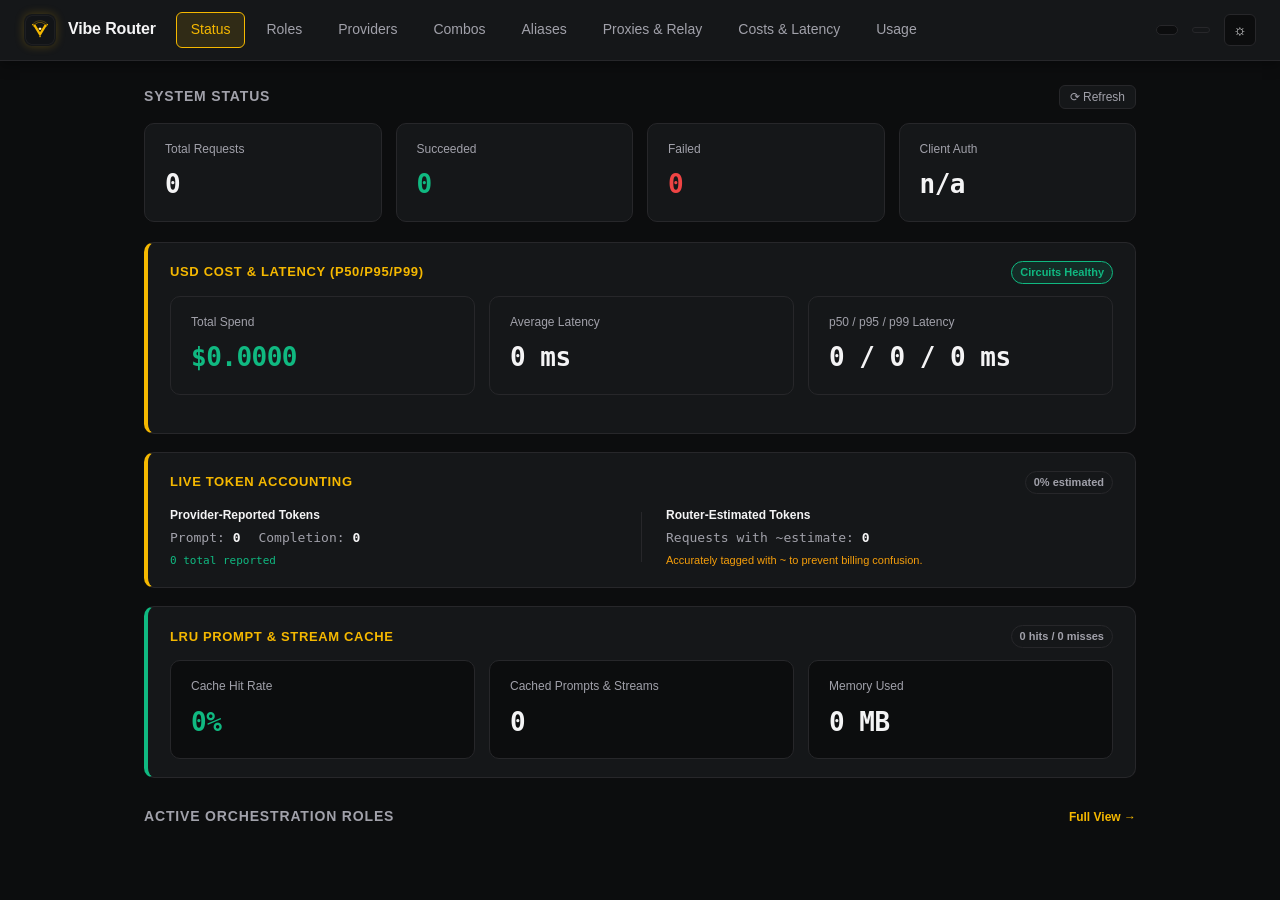
<file: crates/vibe-router-ui/assets/index.html>
<!DOCTYPE html>
<html lang="en" data-theme="dark">
<head>
  <meta charset="utf-8">
  <meta name="viewport" content="width=device-width, initial-scale=1">
  <title>Vibe Router</title>
  <link rel="icon" type="image/png" href="logo.png">
  <link rel="stylesheet" href="app.css">
</head>
<body>
<header>
  <div class="brand">
    <img src="logo.png" alt="Vibe Router Logo" class="logo">
    <h1>Vibe Router</h1>
  </div>
  <nav>
    <button class="tab active" data-page="status">Status</button>
    <button class="tab" data-page="assignment">Roles</button>
    <button class="tab" data-page="providers">Providers</button>
    <button class="tab" data-page="combos">Combos</button>
    <button class="tab" data-page="aliases">Aliases</button>
    <button class="tab" data-page="proxies">Proxies & Relay</button>
    <button class="tab" data-page="costs">Costs & Latency</button>
    <button class="tab" data-page="usage">Usage</button>
  </nav>
  <div class="header-right">
    <span id="endpoint" class="mono header-endpoint"></span>
    <span id="api-key-bar" class="api-key-bar" hidden>
      <input id="api-key-input" type="password" placeholder="Admin API key" autocomplete="off" aria-label="Admin API key">
      <button id="api-key-save" class="btn-primary font-xs">Unlock</button>
    </span>
    <span id="api-key-status" class="badge" hidden></span>
    <button id="theme-toggle" class="btn-theme" title="Toggle Light / Dark mode" aria-label="Toggle theme">
      <span class="theme-icon">☼</span>
    </button>
  </div>
</header>

<main>
  <!-- STATUS PAGE -->
  <section id="page-status" class="page">
    <div class="section-head">
      <h2>System Status</h2>
      <button class="btn-refresh" id="btn-refresh-status" title="Refresh metrics">⟳ Refresh</button>
    </div>
    <div class="cards">
      <div class="card">
        <span class="label">Total Requests</span>
        <span id="stat-requests" class="value">0</span>
      </div>
      <div class="card">
        <span class="label">Succeeded</span>
        <span id="stat-ok" class="value ok">0</span>
      </div>
      <div class="card">
        <span class="label">Failed</span>
        <span id="stat-fail" class="value err">0</span>
      </div>
      <div class="card">
        <span class="label">Client Auth</span>
        <span id="stat-auth" class="value">n/a</span>
      </div>
    </div>

    <!-- USD Cost & Latency Card (p50/p95/p99) + Circuit Breakers -->
    <div class="token-counter-card cost-card">
      <div class="token-counter-header">
        <span class="label-accent">USD Cost & Latency (p50/p95/p99)</span>
        <span class="badge ok" id="circuit-summary-badge">Circuits Healthy</span>
      </div>
      <div class="cards">
        <div class="card">
          <span class="label">Total Spend</span>
          <span id="stat-total-spend" class="value ok">$0.0000</span>
        </div>
        <div class="card">
          <span class="label">Average Latency</span>
          <span id="stat-avg-latency" class="value">0 ms</span>
        </div>
        <div class="card">
          <span class="label">p50 / p95 / p99 Latency</span>
          <span id="stat-percentiles" class="value font-sm">0 / 0 / 0 ms</span>
        </div>
      </div>
    </div>

    <!-- Live Token Counter Card separating reported vs estimated -->
    <div class="token-counter-card">
      <div class="token-counter-header">
        <span class="label-accent">Live Token Accounting</span>
        <span class="badge" id="token-ratio-badge">0% estimated</span>
      </div>
      <div class="token-grid">
        <div class="token-col">
          <span class="token-label">Provider-Reported Tokens</span>
          <div class="token-stat">
            <span class="token-sub">Prompt: <b id="stat-tokens-prompt">0</b></span>
            <span class="token-sub">Completion: <b id="stat-tokens-completion">0</b></span>
          </div>
          <span class="token-total" id="stat-tokens-reported-total">0 total reported</span>
        </div>
        <div class="token-divider"></div>
        <div class="token-col estimated-col">
          <span class="token-label">Router-Estimated Tokens</span>
          <div class="token-stat">
            <span class="token-sub">Requests with ~estimate: <b id="stat-estimated-rows">0</b></span>
          </div>
          <span class="token-hint" id="stat-estimated-hint">Accurately tagged with ~ to prevent billing confusion.</span>
        </div>
      </div>
    </div>

    <!-- LRU Prompt Cache metrics -->
    <div class="token-counter-card cache-card">
      <div class="token-counter-header">
        <span class="label-accent">LRU Prompt & Stream Cache</span>
        <span class="badge" id="cache-badge">0 hits / 0 misses</span>
      </div>
      <div class="cards">
        <div class="card">
          <span class="label">Cache Hit Rate</span>
          <span id="stat-cache-rate" class="value ok">0%</span>
        </div>
        <div class="card">
          <span class="label">Cached Prompts & Streams</span>
          <span id="stat-cache-count" class="value">0</span>
        </div>
        <div class="card">
          <span class="label">Memory Used</span>
          <span id="stat-cache-mem" class="value">0 MB</span>
        </div>
      </div>
    </div>

    <!-- Live Roles Assignment Banner Preview -->
    <div class="section-head" style="margin-top: 28px;">
      <h2>Active Orchestration Roles</h2>
      <a href="#assignment" class="tab-link" data-page="assignment">Full View →</a>
    </div>
    <div id="roles-preview-grid" class="roles-grid mini-roles"></div>
  </section>

  <!-- ROLES / ASSIGNMENT PAGE -->
  <section id="page-assignment" class="page" hidden>
    <div class="section-head">
      <h2>Vibe Assembly Role Assignments</h2>
      <div class="head-actions">
        <span id="assignment-refreshed" class="mono muted font-xs"></span>
        <span id="assignment-offline-badge" class="badge">Online Active</span>
      </div>
    </div>
    <p class="section-desc">
      Live allocation served on <code>GET /v1/assignment</code>. Matches orchestration tickets to ready models with health-aware failover.
    </p>

    <div class="roles-grid" id="roles-full-grid"></div>
  </section>

  <!-- PROVIDERS PAGE -->
  <section id="page-providers" class="page" hidden>
    <div class="section-head">
      <h2>Configured Providers</h2>
      <span class="badge" id="providers-count">0 providers</span>
    </div>
    <table>
      <thead>
        <tr>
          <th>Provider ID</th>
          <th>Base URL</th>
          <th>Models</th>
          <th>Origin</th>
          <th class="health">Health & Circuit</th>
        </tr>
      </thead>
      <tbody id="provider-rows"></tbody>
    </table>
    <p id="provider-note" class="muted" hidden>
      No providers configured. Define providers in <code>vibe-router.toml</code> or add them via <code>POST /api/providers</code>.
    </p>
  </section>

  <!-- COMBOS PAGE -->
  <section id="page-combos" class="page" hidden>
    <div class="section-head">
      <h2>Fallback Combos</h2>
      <span class="badge" id="combos-count">0 combos</span>
    </div>
    <div id="combo-list"></div>

    <!-- Quick Combo Editor & Tester -->
    <div class="editor-grid">
      <details id="combo-editor" class="editor-box" open>
        <summary><b>+ Create / Update Combo</b></summary>
        <div class="form-body">
          <label>Combo Name
            <input id="combo-name" placeholder="e.g. fast-coder or VIBE_ROUTER_Sonnet">
          </label>
          <label>Description (optional)
            <input id="combo-desc" placeholder="Primary model then cheap fallback">
          </label>
          <label>Fallback Chain (comma-separated <code>provider/model</code>)
            <input id="combo-models" type="text" list="model-list" placeholder="groq/llama-3.3-70b-versatile, ollama/llama3.2">
          </label>
          <datalist id="model-list"></datalist>
          <button id="combo-save" class="btn-primary">Save Combo</button>
          <span id="combo-message" class="msg-inline"></span>
        </div>
      </details>

      <!-- Interactive Playground Tester -->
      <div class="tester-box">
        <h3>Interactive Model / Combo Tester</h3>
        <label>Target Model, Combo, or Alias
          <input id="test-model" placeholder="gpt-4o, fast-cheap, or groq/llama-3.3-70b-versatile">
        </label>
        <label>Prompt
          <input id="test-prompt" value="Say 'Vibe Router active' in 5 words.">
        </label>
        <div class="tester-actions">
          <button id="btn-run-test" class="btn-primary">Test Request</button>
          <span id="test-status" class="mono muted font-xs"></span>
        </div>
        <div id="test-output-box" class="test-output mono" hidden></div>
      </div>
    </div>
  </section>

  <!-- VIRTUAL ALIASES PAGE -->
  <section id="page-aliases" class="page" hidden>
    <div class="section-head">
      <h2>Virtual Model Aliases</h2>
      <span class="badge" id="aliases-count">0 aliases</span>
    </div>
    <p class="section-desc">
      Transparently map any client model name (e.g. <code>gpt-4o</code>, <code>claude-3-7-sonnet</code>) to underlying combos, fallback chains, or specific models before dispatch.
    </p>
    <table>
      <thead>
        <tr>
          <th>Virtual Alias</th>
          <th>Target Destination</th>
          <th class="right">Action</th>
        </tr>
      </thead>
      <tbody id="alias-rows"></tbody>
    </table>
    <p id="alias-note" class="muted" hidden>No virtual aliases configured yet.</p>

    <div class="editor-box" style="margin-top: 24px;">
      <h3>+ Register / Update Virtual Alias</h3>
      <div class="form-body">
        <label>Alias Name
          <input id="alias-name" placeholder="e.g. gpt-4o or claude-3-7-sonnet">
        </label>
        <label>Target Destination (Combo or Provider/Model)
          <input id="alias-target" placeholder="e.g. fast-chain or groq/llama-3.3-70b-versatile">
        </label>
        <button id="alias-save" class="btn-primary">Save Alias</button>
        <span id="alias-message" class="msg-inline"></span>
      </div>
    </div>
  </section>

  <!-- PROXIES & CF WORKER RELAY PAGE -->
  <section id="page-proxies" class="page" hidden>
    <div class="section-head">
      <h2>Smart Proxies & Cloudflare Worker Relay</h2>
      <span class="badge" id="proxies-count">0 proxies</span>
    </div>
    <p class="section-desc">
      Solves upstream mass-banning via deterministic sticky IP affinity: <code>proxy_index = fnv1a(api_key) % matching_pool.len()</code>. Each key consistently routes through the same proxy instance.
    </p>

    <!-- Cloudflare Worker Relay Script Quick Deployment -->
    <div class="token-counter-card" style="margin-bottom: 24px;">
      <div class="token-counter-header">
        <span class="label-accent">Cloudflare Worker Reverse-Proxy Relay</span>
        <button id="btn-copy-worker-script" class="btn-primary font-xs">📋 Copy Cloudflare Worker Script</button>
      </div>
      <p class="font-xs muted" style="margin-top: 8px;">
        Zero-dependency, edge-deployed relay that forwards streaming SSE and custom upstream targets cleanly without leaking server IPs.
      </p>
    </div>

    <table>
      <thead>
        <tr>
          <th>Proxy ID</th>
          <th>Tier Tag</th>
          <th>URL</th>
          <th>Status</th>
          <th class="right">Action</th>
        </tr>
      </thead>
      <tbody id="proxy-rows"></tbody>
    </table>
    <p id="proxy-note" class="muted" hidden>No tagged proxies registered yet.</p>

    <div class="editor-box" style="margin-top: 24px;">
      <h3>+ Register Tagged Proxy</h3>
      <div class="form-body">
        <label>Proxy URL
          <input id="proxy-url" placeholder="https://your-worker.subdomain.workers.dev">
        </label>
        <label>Tier Tag
          <select id="proxy-tag">
            <option value="cf-worker">cf-worker (Cloudflare Worker Edge)</option>
            <option value="datacenter">datacenter (Dedicated DC Proxy)</option>
            <option value="residential">residential (High-trust Residential IP)</option>
            <option value="direct">direct (Direct Egress)</option>
          </select>
        </label>
        <label>Custom ID (optional)
          <input id="proxy-id" placeholder="e.g. cf-edge-01">
        </label>
        <button id="proxy-save" class="btn-primary">Add Proxy</button>
        <span id="proxy-message" class="msg-inline"></span>
      </div>
    </div>
  </section>

  <!-- COSTS & LATENCY PAGE -->
  <section id="page-costs" class="page" hidden>
    <div class="section-head">
      <h2>USD Cost & Latency Metrics</h2>
      <button class="btn-refresh" id="btn-refresh-costs" title="Refresh metrics">⟳ Refresh</button>
    </div>
    <div class="cards" style="margin-bottom: 24px;">
      <div class="card">
        <span class="label">Total Spend (USD)</span>
        <span id="costs-total-spend" class="value ok">$0.0000</span>
      </div>
      <div class="card">
        <span class="label">Average Latency</span>
        <span id="costs-avg-lat" class="value">0 ms</span>
      </div>
      <div class="card">
        <span class="label">p50 Latency</span>
        <span id="costs-p50" class="value">0 ms</span>
      </div>
      <div class="card">
        <span class="label">p95 / p99 Latency</span>
        <span id="costs-p95-p99" class="value font-sm">0 / 0 ms</span>
      </div>
    </div>

    <h3>Spend by Provider</h3>
    <table style="margin-bottom: 28px;">
      <thead>
        <tr>
          <th>Provider</th>
          <th>Requests</th>
          <th>Prompt Tokens</th>
          <th>Completion Tokens</th>
          <th class="right">Cost (USD)</th>
        </tr>
      </thead>
      <tbody id="costs-provider-rows"></tbody>
    </table>

    <h3>Spend by Model</h3>
    <table>
      <thead>
        <tr>
          <th>Model</th>
          <th>Requests</th>
          <th>Prompt Tokens</th>
          <th>Completion Tokens</th>
          <th class="right">Cost (USD)</th>
        </tr>
      </thead>
      <tbody id="costs-model-rows"></tbody>
    </table>
  </section>

  <!-- USAGE PAGE -->
  <section id="page-usage" class="page" hidden>
    <div class="section-head">
      <h2>Recent Request Log</h2>
      <span class="badge font-xs">Newest 50 requests</span>
    </div>
    <table>
      <thead>
        <tr>
          <th>Time</th>
          <th>Requested Model</th>
          <th>Served By</th>
          <th>Status</th>
          <th class="right">Tokens (Prompt / Comp)</th>
          <th class="right">Latency</th>
        </tr>
      </thead>
      <tbody id="usage-rows"></tbody>
    </table>
    <p id="usage-note" class="muted" hidden>No requests recorded yet.</p>
  </section>
</main>

<script src="app.js"></script>
</body>
</html>
</file>
<file: crates/vibe-router-ui/assets/app.css>
/* Vibe Router dashboard — dark matte & yellow industrial identity.
   Pure CSS, zero dependencies. */

:root {
  --bg: #0C0D0E;
  --panel: #151719;
  --panel-hover: #1C1E22;
  --border: #27272A;
  --border-focus: #F5B800;
  --text: #F4F4F5;
  --text-muted: #A1A1AA;
  --accent: #F5B800;
  --accent-hover: #FFC72C;
  --accent-subtle: rgba(245, 184, 0, 0.12);
  --accent-text: #0C0D0E;
  --ok: #10B981;
  --ok-subtle: rgba(16, 185, 129, 0.12);
  --warn: #F59E0B;
  --warn-subtle: rgba(245, 158, 11, 0.12);
  --err: #EF4444;
  --err-subtle: rgba(239, 68, 68, 0.12);
  --mono: ui-monospace, "Cascadia Code", "SFMono-Regular", Consolas, monospace;
  --shadow: 0 4px 12px rgba(0, 0, 0, 0.35);
}

[data-theme="light"] {
  --bg: #FAFAFA;
  --panel: #FFFFFF;
  --panel-hover: #F4F4F5;
  --border: #E4E4E7;
  --border-focus: #D97706;
  --text: #09090B;
  --text-muted: #71717A;
  --accent: #D97706;
  --accent-hover: #B45309;
  --accent-subtle: rgba(217, 119, 6, 0.10);
  --accent-text: #FFFFFF;
  --ok: #059669;
  --ok-subtle: rgba(5, 150, 105, 0.10);
  --warn: #D97706;
  --warn-subtle: rgba(217, 119, 6, 0.10);
  --err: #DC2626;
  --err-subtle: rgba(220, 38, 38, 0.10);
  --shadow: 0 2px 8px rgba(0, 0, 0, 0.08);
}

* { box-sizing: border-box; }

body {
  margin: 0;
  font: 14px/1.55 -apple-system, BlinkMacSystemFont, "Segoe UI", Roboto, sans-serif;
  background: var(--bg);
  color: var(--text);
  min-height: 100vh;
}

header {
  display: flex;
  align-items: center;
  gap: 20px;
  padding: 12px 24px;
  background: var(--panel);
  border-bottom: 1px solid var(--border);
  position: sticky;
  top: 0;
  z-index: 50;
  box-shadow: var(--shadow);
}

.brand {
  display: flex;
  align-items: center;
  gap: 12px;
}

.logo {
  width: 32px;
  height: 32px;
  border-radius: 8px;
  object-fit: contain;
  box-shadow: 0 0 10px rgba(245, 184, 0, 0.25);
}

header h1 {
  font-size: 16px;
  font-weight: 700;
  letter-spacing: -0.01em;
  margin: 0;
  color: var(--text);
}

nav {
  display: flex;
  gap: 6px;
}

.tab {
  background: none;
  border: 1px solid transparent;
  border-radius: 6px;
  color: var(--text-muted);
  padding: 6px 14px;
  font: inherit;
  font-weight: 500;
  cursor: pointer;
  transition: all 0.15s ease;
}

.tab:hover {
  color: var(--text);
  border-color: var(--border);
  background: var(--panel-hover);
}

.tab.active {
  color: var(--accent);
  background: var(--accent-subtle);
  border-color: var(--accent);
}

.header-right {
  margin-left: auto;
  display: flex;
  align-items: center;
  gap: 14px;
}

.header-endpoint {
  color: var(--text-muted);
  font-size: 12px;
  background: var(--bg);
  padding: 4px 10px;
  border-radius: 6px;
  border: 1px solid var(--border);
}

.btn-theme {
  background: var(--bg);
  border: 1px solid var(--border);
  color: var(--text);
  width: 32px;
  height: 32px;
  border-radius: 6px;
  display: flex;
  align-items: center;
  justify-content: center;
  cursor: pointer;
  transition: all 0.15s ease;
  font-size: 15px;
}

.btn-theme:hover {
  border-color: var(--accent);
  color: var(--accent);
}

main {
  padding: 24px;
  max-width: 1040px;
  margin: 0 auto;
}

.section-head {
  display: flex;
  align-items: center;
  justify-content: space-between;
  margin-bottom: 14px;
}

h2 {
  font-size: 14px;
  font-weight: 700;
  text-transform: uppercase;
  letter-spacing: 0.06em;
  color: var(--text-muted);
  margin: 0;
}

h3 {
  font-size: 14px;
  font-weight: 600;
  margin: 0 0 10px;
  color: var(--text);
}

.section-desc {
  color: var(--text-muted);
  margin: -4px 0 16px;
  font-size: 13px;
}

.btn-refresh {
  background: var(--panel);
  border: 1px solid var(--border);
  color: var(--text-muted);
  padding: 4px 10px;
  border-radius: 6px;
  font-size: 12px;
  cursor: pointer;
  transition: all 0.15s ease;
}
.btn-refresh:hover {
  color: var(--text);
  border-color: var(--accent);
}

.tab-link {
  color: var(--accent);
  text-decoration: none;
  font-size: 12px;
  font-weight: 600;
}
.tab-link:hover { text-decoration: underline; }

/* Stat Cards */
.cards {
  display: grid;
  grid-template-columns: repeat(auto-fit, minmax(180px, 1fr));
  gap: 14px;
  margin-bottom: 20px;
}

.card {
  background: var(--panel);
  border: 1px solid var(--border);
  border-radius: 10px;
  padding: 16px 20px;
  display: flex;
  flex-direction: column;
  gap: 6px;
  transition: border-color 0.15s ease;
}

.card:hover {
  border-color: rgba(245, 184, 0, 0.35);
}

.card .label {
  color: var(--text-muted);
  font-size: 12px;
  font-weight: 500;
}

.card .value {
  font-size: 26px;
  font-weight: 700;
  font-family: var(--mono);
  letter-spacing: -0.02em;
}

.value.ok { color: var(--ok); }
.value.err { color: var(--err); }

/* Token Counter Special Card */
.token-counter-card {
  background: var(--panel);
  border: 1px solid var(--border);
  border-left: 4px solid var(--accent);
  border-radius: 10px;
  padding: 18px 22px;
  margin-top: 18px;
}

.cache-card {
  border-left-color: var(--ok);
}

.cache-card .cards {
  margin-bottom: 0;
}

.cache-card .card {
  background: var(--bg);
}

.token-counter-header {
  display: flex;
  align-items: center;
  justify-content: space-between;
  margin-bottom: 12px;
}

.label-accent {
  font-size: 13px;
  font-weight: 700;
  text-transform: uppercase;
  letter-spacing: 0.05em;
  color: var(--accent);
}

.token-grid {
  display: grid;
  grid-template-columns: 1fr auto 1fr;
  gap: 24px;
  align-items: center;
}

.token-divider {
  width: 1px;
  height: 50px;
  background: var(--border);
}

.token-col {
  display: flex;
  flex-direction: column;
  gap: 4px;
}

.token-label {
  font-size: 12px;
  font-weight: 600;
  color: var(--text);
}

.token-stat {
  display: flex;
  gap: 18px;
  font-size: 13px;
  font-family: var(--mono);
  color: var(--text-muted);
}

.token-stat b {
  color: var(--text);
}

.token-total {
  font-size: 11px;
  color: var(--ok);
  font-family: var(--mono);
}

.token-hint {
  font-size: 11px;
  color: var(--warn);
}

/* Roles Allocation Cards */
.roles-grid {
  display: grid;
  grid-template-columns: repeat(auto-fit, minmax(220px, 1fr));
  gap: 14px;
}

.roles-grid.mini-roles .role-card {
  padding: 12px 16px;
}

.role-card {
  background: var(--panel);
  border: 1px solid var(--border);
  border-radius: 10px;
  padding: 18px;
  display: flex;
  flex-direction: column;
  gap: 8px;
  position: relative;
  transition: transform 0.15s ease, border-color 0.15s ease;
}

.role-card:hover {
  transform: translateY(-2px);
  border-color: var(--border-focus);
}

.role-card.role-boss { border-top: 3px solid #818CF8; }
.role-card.role-code { border-top: 3px solid #34D399; }
.role-card.role-debug { border-top: 3px solid #F472B6; }
.role-card.role-chat { border-top: 3px solid var(--accent); }

.role-header {
  display: flex;
  align-items: center;
  justify-content: space-between;
}

.role-title {
  font-size: 14px;
  font-weight: 700;
  text-transform: uppercase;
  letter-spacing: 0.05em;
}

.role-model {
  font-family: var(--mono);
  font-size: 13px;
  font-weight: 600;
  color: var(--text);
  word-break: break-all;
}

.role-meta {
  display: flex;
  flex-wrap: wrap;
  gap: 6px;
  font-size: 11px;
  margin-top: 4px;
}

.role-class-badge {
  background: var(--panel-hover);
  border: 1px solid var(--border);
  padding: 2px 7px;
  border-radius: 4px;
  font-family: var(--mono);
  color: var(--text-muted);
}

/* Badges & Tags */
.badge {
  display: inline-flex;
  align-items: center;
  padding: 2px 8px;
  border-radius: 12px;
  font-size: 11px;
  font-weight: 600;
  border: 1px solid var(--border);
  color: var(--text-muted);
  background: var(--panel);
}

.badge.ok, .badge.ready {
  color: var(--ok);
  background: var(--ok-subtle);
  border-color: var(--ok);
}

.badge.cooling {
  color: var(--warn);
  background: var(--warn-subtle);
  border-color: var(--warn);
}

.badge.rate_limited, .badge.err {
  color: var(--err);
  background: var(--err-subtle);
  border-color: var(--err);
}

/* VIBE_ROUTER_ combo badge distinct yellow highlight */
.badge-vibe-router-combo, .badge-vr-combo {
  background: rgba(245, 184, 0, 0.15) !important;
  color: var(--accent) !important;
  border-color: var(--accent) !important;
  font-weight: 700 !important;
}

/* Tables */
table {
  border-collapse: collapse;
  width: 100%;
  margin-top: 10px;
  background: var(--panel);
  border: 1px solid var(--border);
  border-radius: 8px;
  overflow: hidden;
}

th, td {
  text-align: left;
  padding: 10px 14px;
  border-bottom: 1px solid var(--border);
}

th {
  background: var(--panel-hover);
  color: var(--text-muted);
  font-weight: 600;
  font-size: 11px;
  text-transform: uppercase;
  letter-spacing: 0.05em;
}

tr:last-child td { border-bottom: none; }
tr:hover td { background: var(--panel-hover); }

td.mono { font-family: var(--mono); font-size: 12px; }
td.right { text-align: right; }

/* Combos */
.combo {
  background: var(--panel);
  border: 1px solid var(--border);
  border-radius: 8px;
  padding: 14px 18px;
  margin-bottom: 12px;
  display: flex;
  align-items: center;
  gap: 14px;
  transition: all 0.15s ease;
}

.combo:hover { border-color: var(--border-focus); }

.combo.is-vibe-router-combo, .combo.is-vr-combo {
  border-left: 4px solid var(--accent);
}

.combo .name {
  font-family: var(--mono);
  font-weight: 700;
  color: var(--text);
  min-width: 120px;
}

.combo .chain {
  color: var(--text-muted);
  font-family: var(--mono);
  font-size: 12px;
  flex: 1;
}

.combo .actions {
  display: flex;
  gap: 8px;
}

.combo button {
  background: none;
  border: 1px solid var(--border);
  color: var(--text-muted);
  border-radius: 6px;
  padding: 4px 12px;
  cursor: pointer;
  font-size: 12px;
}

.combo button:hover {
  color: var(--err);
  border-color: var(--err);
}

/* Editor & Tester Split */
.editor-grid {
  display: grid;
  grid-template-columns: 1fr 1fr;
  gap: 18px;
  margin-top: 20px;
}

@media (max-width: 800px) {
  .editor-grid { grid-template-columns: 1fr; }
  .token-grid { grid-template-columns: 1fr; gap: 12px; }
  .token-divider { display: none; }
}

.editor-box, .tester-box {
  background: var(--panel);
  border: 1px solid var(--border);
  border-radius: 10px;
  padding: 16px 20px;
}

.editor-box summary {
  cursor: pointer;
  color: var(--accent);
  font-size: 13px;
  user-select: none;
}

.form-body {
  margin-top: 14px;
}

label {
  display: block;
  margin: 10px 0;
  font-size: 12px;
  color: var(--text-muted);
}

input {
  display: block;
  width: 100%;
  margin-top: 5px;
  padding: 8px 12px;
  background: var(--bg);
  border: 1px solid var(--border);
  border-radius: 6px;
  color: var(--text);
  font: inherit;
  font-size: 13px;
  transition: border-color 0.15s ease;
}

input:focus {
  outline: none;
  border-color: var(--accent);
}

.btn-primary {
  margin-top: 12px;
  background: var(--accent);
  color: var(--accent-text);
  border: none;
  border-radius: 6px;
  padding: 8px 16px;
  font-weight: 700;
  font-size: 13px;
  cursor: pointer;
  transition: all 0.15s ease;
}

.btn-primary:hover {
  background: var(--accent-hover);
  box-shadow: 0 0 12px rgba(245, 184, 0, 0.4);
}

.msg-inline {
  margin-left: 12px;
  font-size: 12px;
  color: var(--text-muted);
}

.tester-actions {
  display: flex;
  align-items: center;
  gap: 14px;
  margin-top: 14px;
}

.test-output {
  margin-top: 14px;
  background: var(--bg);
  border: 1px solid var(--border);
  border-radius: 6px;
  padding: 12px;
  font-size: 12px;
  white-space: pre-wrap;
  word-break: break-all;
  max-height: 240px;
  overflow-y: auto;
}

.mono { font-family: var(--mono); }
.muted { color: var(--text-muted); }
.font-xs { font-size: 11px; }
.font-sm { font-size: 14px; }
.font-bold { font-weight: 700; }
.estimated { color: var(--warn); font-weight: 700; }

.danger {
  color: var(--err) !important;
  border-color: var(--err-subtle) !important;
}
.danger:hover {
  background: var(--err-subtle) !important;
}

select {
  display: block;
  width: 100%;
  margin-top: 5px;
  padding: 8px 12px;
  background: var(--bg);
  border: 1px solid var(--border);
  border-radius: 6px;
  color: var(--text);
  font: inherit;
  font-size: 13px;
}
select:focus {
  outline: none;
  border-color: var(--accent);
}
</file>
